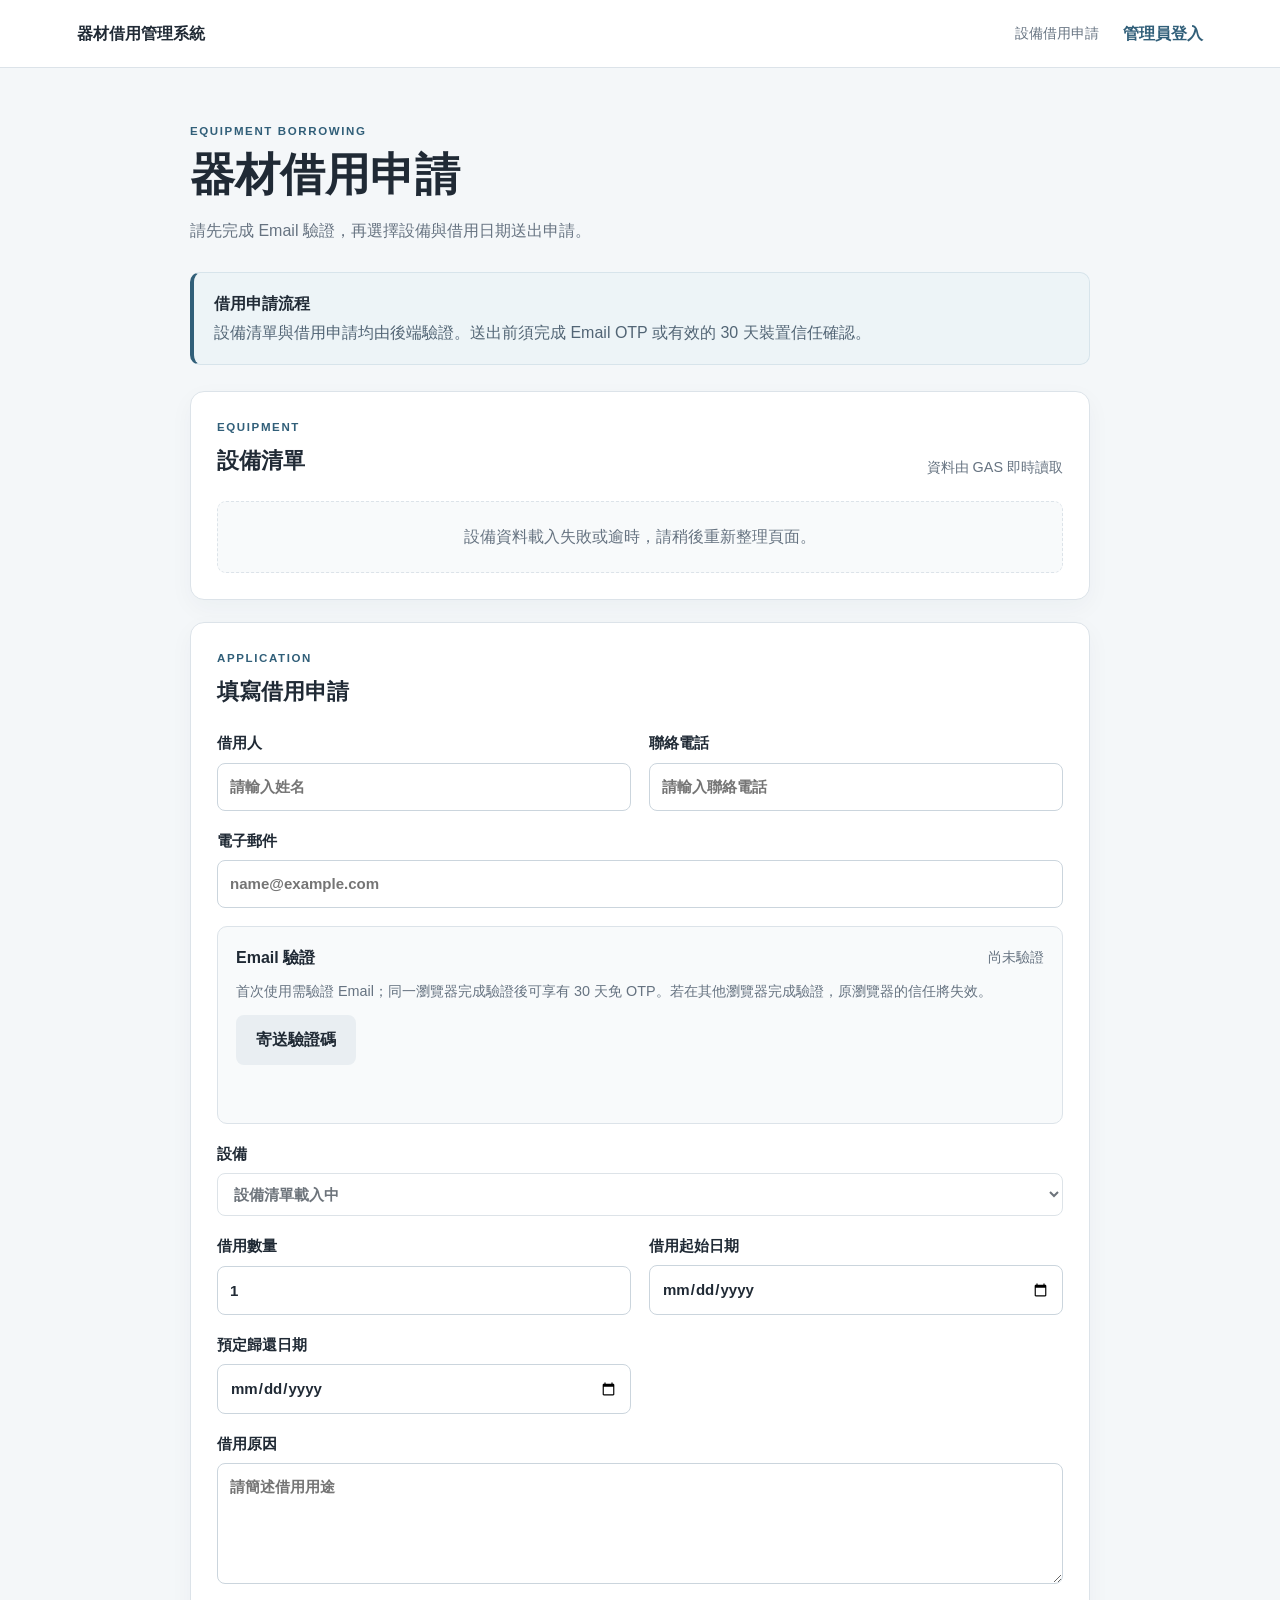
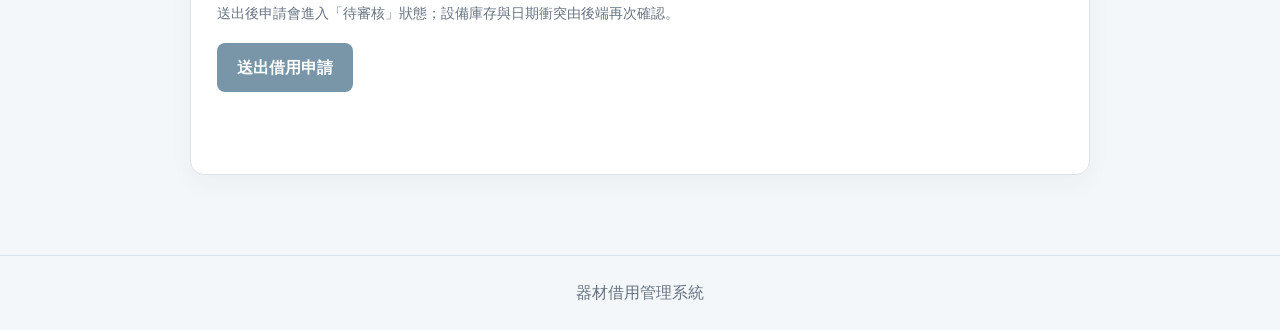
<file: index.html>
<!doctype html>
<html lang="zh-Hant">
<head>
  <meta charset="UTF-8">
  <meta name="viewport" content="width=device-width, initial-scale=1.0">
  <meta name="description" content="器材借用管理系統">
  <title>器材借用管理系統</title>
  <link rel="stylesheet" href="./styles.css">
  <script src="./config.js" defer></script>
  <script src="./app.js" defer></script>

</head>
<body>
  <header class="site-header">
    <a class="brand" href="./">器材借用管理系統</a>
    <nav class="header-actions" aria-label="主要導覽">
      <span class="header-note">設備借用申請</span>
      <a class="text-link" href="./admin.html">管理員登入</a>
    </nav>
  </header>
  <main class="page">
    <section class="intro">
      <p class="eyebrow">EQUIPMENT BORROWING</p>
      <h1>器材借用申請</h1>
      <p>請先完成 Email 驗證，再選擇設備與借用日期送出申請。</p>
    </section>
    <section class="notice" aria-live="polite">
      <strong>借用申請流程</strong>
      <p>設備清單與借用申請均由後端驗證。送出前須完成 Email OTP 或有效的 30 天裝置信任確認。</p>
    </section>
    <section class="panel" aria-labelledby="equipment-title">
      <div class="section-heading">
        <div><p class="eyebrow">EQUIPMENT</p><h2 id="equipment-title">設備清單</h2></div>
        <span class="muted">資料由 GAS 即時讀取</span>
      </div>
      <div id="equipment-list" class="empty-state" aria-live="polite">設備資料準備載入。</div>
    </section>
    <section class="panel" aria-labelledby="application-title">
      <div class="section-heading"><div><p class="eyebrow">APPLICATION</p><h2 id="application-title">填寫借用申請</h2></div></div>
      <form id="borrow-form">
        <div class="form-grid">
          <label>借用人<input name="borrowerName" autocomplete="name" required maxlength="80" placeholder="請輸入姓名"></label>
          <label>聯絡電話<input name="borrowerPhone" type="tel" autocomplete="tel" required maxlength="30" placeholder="請輸入聯絡電話"></label>
          <label class="full-width">電子郵件
            <input name="email" type="email" autocomplete="email" required maxlength="254" placeholder="name@example.com">
          </label>
          <div class="full-width email-verification" aria-labelledby="email-verification-title">
            <div class="verification-heading">
              <strong id="email-verification-title">Email 驗證</strong>
              <span id="otp-status" class="verification-status" role="status" aria-live="polite">尚未驗證</span>
            </div>
            <p class="form-hint">首次使用需驗證 Email；同一瀏覽器完成驗證後可享有 30 天免 OTP。若在其他瀏覽器完成驗證，原瀏覽器的信任將失效。</p>
            <div class="verification-actions">
              <button id="request-otp" type="button" class="button-secondary">寄送驗證碼</button>
            </div>
            <div id="otp-entry" class="otp-entry" hidden>
              <label>六位數 Email 驗證碼
                <input id="borrower-otp" type="text" inputmode="numeric" autocomplete="one-time-code" pattern="[0-9]{6}" maxlength="6" placeholder="請輸入六位數驗證碼">
              </label>
              <div class="verification-actions">
                <button id="verify-otp" type="button">確認驗證</button>
                <button id="resend-otp" type="button" class="button-secondary" disabled>重新寄送</button>
              </div>
            </div>
            <p id="otp-message" class="form-message" role="status" aria-live="polite"></p>
          </div>
          <label class="full-width">設備<select name="equipmentId" required disabled><option value="">設備清單載入中</option></select></label>
          <label>借用數量<input name="quantity" type="number" min="1" max="10000" step="1" value="1" required></label>
          <label>借用起始日期<input name="startDate" type="date" required></label>
          <label>預定歸還日期<input name="dueDate" type="date" required></label>
          <label class="full-width">借用原因<textarea name="purpose" rows="4" required maxlength="1000" placeholder="請簡述借用用途"></textarea></label>
        </div>
        <p class="form-hint">送出後申請會進入「待審核」狀態；設備庫存與日期衝突由後端再次確認。</p>
        <button type="submit" disabled>送出借用申請</button>
        <p id="form-message" class="form-message" role="status" aria-live="polite"></p>
      </form>
    </section>
  </main>
  <footer class="site-footer">器材借用管理系統</footer>
</body>
</html>
</file>
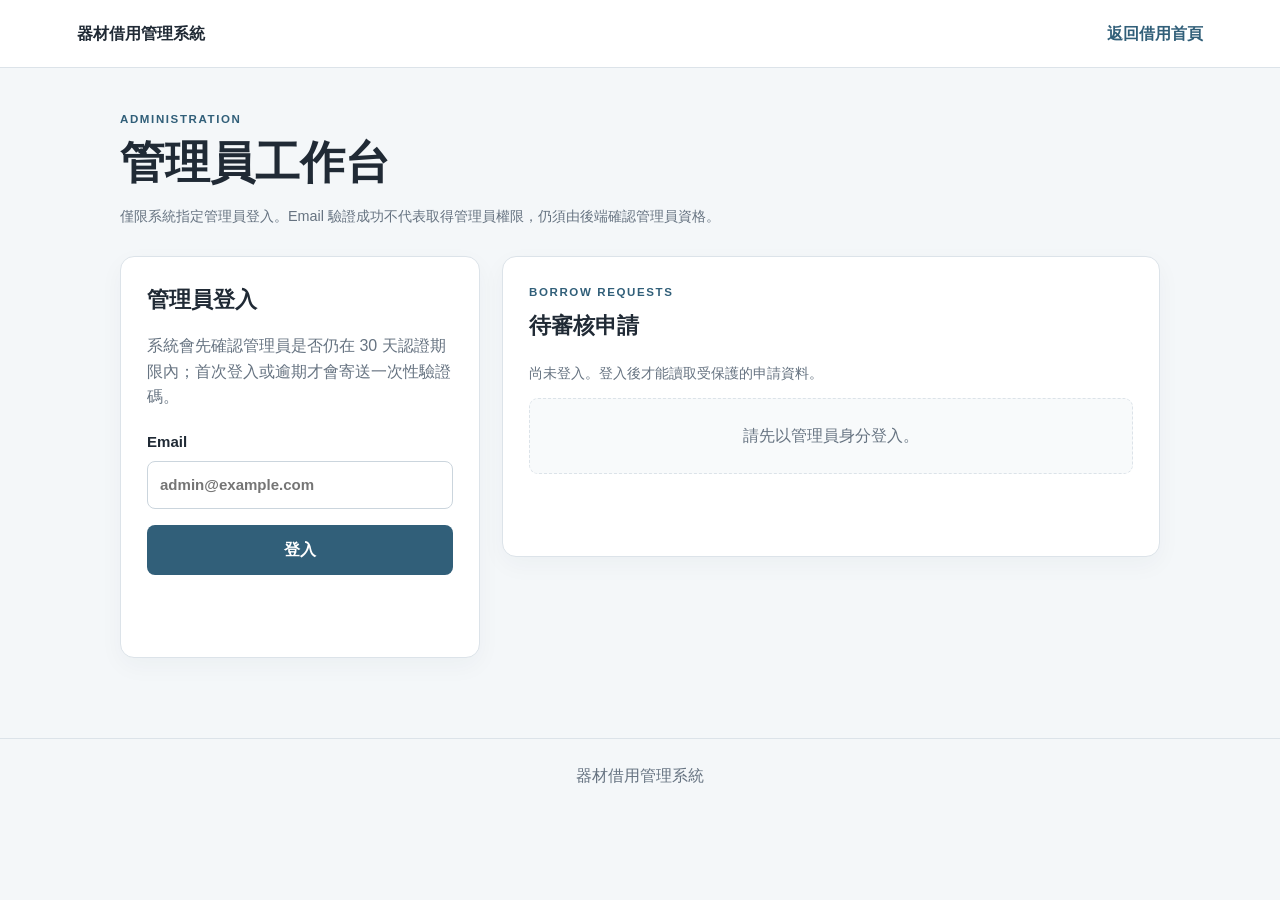
<file: admin.html>
<!doctype html>
<html lang="zh-Hant">
<head>
  <meta charset="UTF-8">
  <meta name="viewport" content="width=device-width, initial-scale=1.0">
  <meta name="description" content="器材借用管理系統管理員入口">
  <title>管理員登入｜器材借用管理系統</title>
  <link rel="stylesheet" href="./styles.css">
  <script src="./config.js" defer></script>
  <script src="./admin.js" defer></script>
</head>
<body>
  <header class="site-header">
    <a class="brand" href="./">器材借用管理系統</a>
    <a class="text-link" href="./">返回借用首頁</a>
  </header>
  <main class="admin-page">
    <section class="admin-intro">
      <p class="eyebrow">ADMINISTRATION</p>
      <h1>管理員工作台</h1>
      <p class="muted">僅限系統指定管理員登入。Email 驗證成功不代表取得管理員權限，仍須由後端確認管理員資格。</p>
    </section>
    <div class="admin-layout">
      <section class="admin-panel" aria-labelledby="login-title">
        <h2 id="login-title">管理員登入</h2>
        <p>系統會先確認管理員是否仍在 30 天認證期限內；首次登入或逾期才會寄送一次性驗證碼。</p>
        <form id="login-form" class="admin-form">
          <label>Email
            <input id="admin-email" type="email" autocomplete="email" maxlength="254" required placeholder="admin@example.com">
          </label>
          <button id="send-code" type="button" hidden>重新寄送驗證碼</button>
          <label id="admin-code-label" hidden>六位數驗證碼
            <input id="admin-code" inputmode="numeric" autocomplete="one-time-code" pattern="[0-9]{6}" maxlength="6" placeholder="請輸入 Email 驗證碼">
          </label>
          <button id="verify-login" type="submit">登入</button>
        </form>
        <p id="login-message" class="admin-message" role="status" aria-live="polite"></p>
      </section>
      <section class="admin-panel" aria-labelledby="requests-title">
        <div class="admin-toolbar">
          <div><p class="eyebrow">BORROW REQUESTS</p><h2 id="requests-title">待審核申請</h2></div>
          <button id="logout" class="button-secondary" type="button" hidden>登出</button>
        </div>
        <p id="session-note" class="admin-session-note">尚未登入。登入後才能讀取受保護的申請資料。</p>
        <div id="request-list" class="empty-admin" aria-live="polite">請先以管理員身分登入。</div>
        <p id="request-message" class="admin-message" role="status" aria-live="polite"></p>
      </section>
    </div>
  </main>
  <footer class="site-footer">器材借用管理系統</footer>
</body>
</html>
</file>
<file: styles.css>
:root {
  color-scheme: light;
  --ink: #202a35;
  --muted: #667381;
  --line: #dce3e9;
  --surface: #ffffff;
  --page: #f4f7f9;
  --accent: #315f79;
  --accent-dark: #24485d;
  --soft-blue: #edf4f7;
}
* { box-sizing: border-box; }
/* Keep the HTML hidden attribute effective even when component styles set display. */
[hidden] { display: none !important; }
body {
  margin: 0;
  background: var(--page);
  color: var(--ink);
  font-family: -apple-system, BlinkMacSystemFont, "Segoe UI", "Noto Sans TC", sans-serif;
  line-height: 1.6;
}
.site-header {
  min-height: 68px;
  padding: 0 max(6vw, 24px);
  display: flex;
  align-items: center;
  justify-content: space-between;
  background: var(--surface);
  border-bottom: 1px solid var(--line);
}
.brand { color: var(--ink); font-weight: 700; text-decoration: none; }
.header-note, .muted, .form-hint { color: var(--muted); font-size: .9rem; }
.page { width: min(900px, calc(100% - 40px)); margin: 54px auto 80px; }
.intro { margin-bottom: 28px; }
.eyebrow { margin: 0 0 8px; color: var(--accent); font-size: .72rem; font-weight: 800; letter-spacing: .14em; }
h1 { margin: 0 0 10px; font-size: clamp(2rem, 5vw, 2.8rem); line-height: 1.2; }
h2 { margin: 0; font-size: 1.35rem; }
.intro > p:last-child { color: var(--muted); }
.notice {
  padding: 18px 20px;
  margin: 26px 0;
  border: 1px solid #d7e4eb;
  border-left: 4px solid var(--accent);
  border-radius: 10px;
  background: var(--soft-blue);
}
.notice p { margin: 4px 0 0; color: #526575; }
.panel {
  margin-top: 22px;
  padding: 26px;
  background: var(--surface);
  border: 1px solid var(--line);
  border-radius: 14px;
  box-shadow: 0 8px 24px rgb(30 50 65 / 4%);
}
.section-heading { display: flex; justify-content: space-between; align-items: end; gap: 16px; margin-bottom: 22px; }
.empty-state { padding: 22px; color: var(--muted); text-align: center; background: #f8fafb; border: 1px dashed var(--line); border-radius: 9px; }
.equipment-grid { display: grid; grid-template-columns: repeat(auto-fit, minmax(220px, 1fr)); gap: 14px; }
.equipment-card { padding: 18px; border: 1px solid var(--line); border-radius: 10px; background: #fff; }
.equipment-card h3 { margin: 0 0 8px; font-size: 1.08rem; }
.equipment-card p { margin: 6px 0; color: var(--muted); overflow-wrap: anywhere; }
.equipment-card .equipment-code { font-size: .85rem; }
.equipment-card .equipment-quantity { color: var(--ink); font-weight: 700; }
.form-grid { display: grid; grid-template-columns: 1fr 1fr; gap: 18px; }
label { display: grid; gap: 7px; font-size: .94rem; font-weight: 600; }
.full-width { grid-column: 1 / -1; }
input, select, textarea {
  width: 100%;
  padding: 11px 12px;
  border: 1px solid #cbd5dd;
  border-radius: 8px;
  background: #fff;
  color: var(--ink);
  font: inherit;
}
input:focus, select:focus, textarea:focus { outline: 3px solid rgb(49 95 121 / 16%); border-color: var(--accent); }
input:disabled, select:disabled, button:disabled { cursor: not-allowed; opacity: .65; }
.form-hint { margin: 18px 0; }
button {
  padding: 12px 20px;
  border: 0;
  border-radius: 8px;
  background: var(--accent);
  color: white;
  font: inherit;
  font-weight: 700;
}
.form-message { min-height: 1.5em; color: var(--muted); }
.site-footer { padding: 24px; color: var(--muted); text-align: center; border-top: 1px solid var(--line); }
@media (max-width: 620px) {
  .site-header { padding-inline: 20px; }
  .page { margin-top: 34px; }
  .panel { padding: 20px; }
  .form-grid { grid-template-columns: 1fr; }
  .full-width { grid-column: auto; }
  .section-heading { align-items: start; flex-direction: column; }
}

/* Shared navigation */
.header-actions { display: flex; align-items: center; gap: 24px; }
.text-link { color: var(--accent); font-weight: 700; text-decoration: none; }
.text-link:hover { text-decoration: underline; }
.admin-page { width: min(1040px, calc(100% - 40px)); margin: 42px auto 80px; }
.admin-intro { margin-bottom: 28px; }
.admin-layout { display: grid; grid-template-columns: minmax(280px, 360px) minmax(0, 1fr); gap: 22px; align-items: start; }
.admin-panel { padding: 26px; background: var(--surface); border: 1px solid var(--line); border-radius: 14px; box-shadow: 0 8px 24px rgb(30 50 65 / 4%); }
.admin-panel h2 { margin: 0 0 8px; }
.admin-panel > p { color: var(--muted); }
.admin-form { display: grid; gap: 16px; margin-top: 20px; }
.admin-form button, .request-actions button { cursor: pointer; }
.admin-form button:disabled, .request-actions button:disabled { cursor: not-allowed; opacity: .55; }
.button-secondary { background: #e9eef2; color: var(--ink); }
.button-danger { background: #9d3d3d; }
.admin-message { min-height: 1.5em; color: var(--muted); overflow-wrap: anywhere; }
.admin-toolbar { display: flex; justify-content: space-between; align-items: center; gap: 12px; margin-bottom: 18px; }
.admin-toolbar h2 { margin: 0; }
.request-list { display: grid; gap: 14px; }
.request-card { padding: 18px; border: 1px solid var(--line); border-radius: 10px; background: #fff; }
.request-card h3 { margin: 0 0 10px; }
.request-meta { display: grid; grid-template-columns: repeat(2, minmax(0, 1fr)); gap: 8px 16px; margin: 0; }
.request-meta div { min-width: 0; }
.request-meta dt { color: var(--muted); font-size: .82rem; }
.request-meta dd { margin: 2px 0 0; overflow-wrap: anywhere; }
.request-purpose { margin: 14px 0; white-space: pre-wrap; overflow-wrap: anywhere; }
.request-actions { display: flex; flex-wrap: wrap; gap: 10px; margin-top: 14px; }
.request-actions button { padding: 9px 14px; }
.reject-reason { margin-top: 12px; }
.empty-admin { padding: 24px; color: var(--muted); text-align: center; background: #f8fafb; border: 1px dashed var(--line); border-radius: 9px; }
.admin-session-note { color: var(--muted); font-size: .88rem; overflow-wrap: anywhere; }
@media (max-width: 760px) { .admin-layout { grid-template-columns: 1fr; } .admin-page { margin-top: 30px; } }
@media (max-width: 620px) { .header-actions { gap: 12px; } .header-note { display: none; } .request-meta { grid-template-columns: 1fr; } .admin-panel { padding: 20px; } }

/* Borrower Email OTP */
.email-verification {
  padding: 18px;
  border: 1px solid var(--line);
  border-radius: 10px;
  background: #f8fafb;
}
.verification-heading, .verification-actions {
  display: flex;
  align-items: center;
  flex-wrap: wrap;
  gap: 10px;
}
.verification-heading { justify-content: space-between; margin-bottom: 10px; }
.verification-status { color: var(--muted); font-size: .9rem; }
.otp-entry { display: grid; gap: 12px; margin-top: 14px; }
.otp-entry label { max-width: 360px; }
.email-verification .form-hint { margin: 6px 0 12px; }
.email-verification .form-message { margin-bottom: 0; }
.button-secondary { background: #e9eef2; color: var(--ink); }
@media (max-width: 620px) {
  .email-verification { padding: 15px; }
  .verification-actions button { flex: 1 1 auto; }
}
</file>
